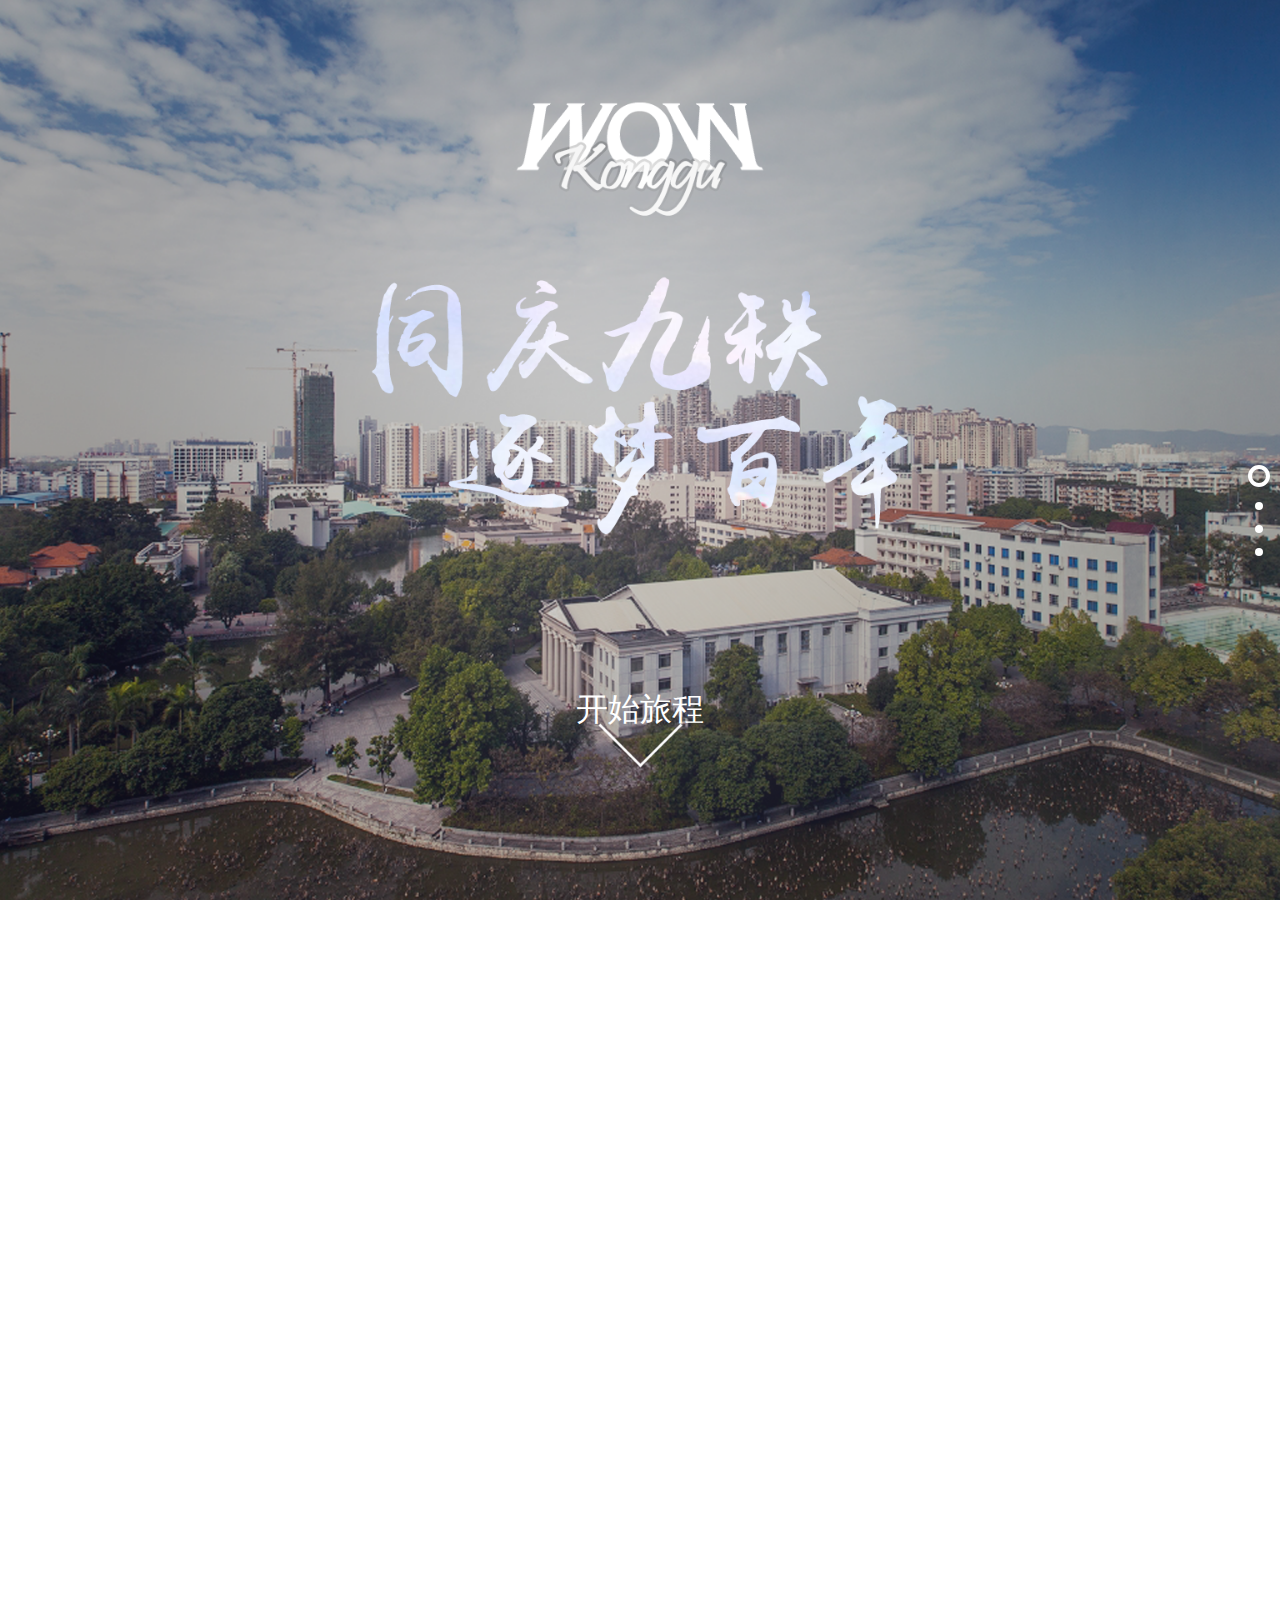
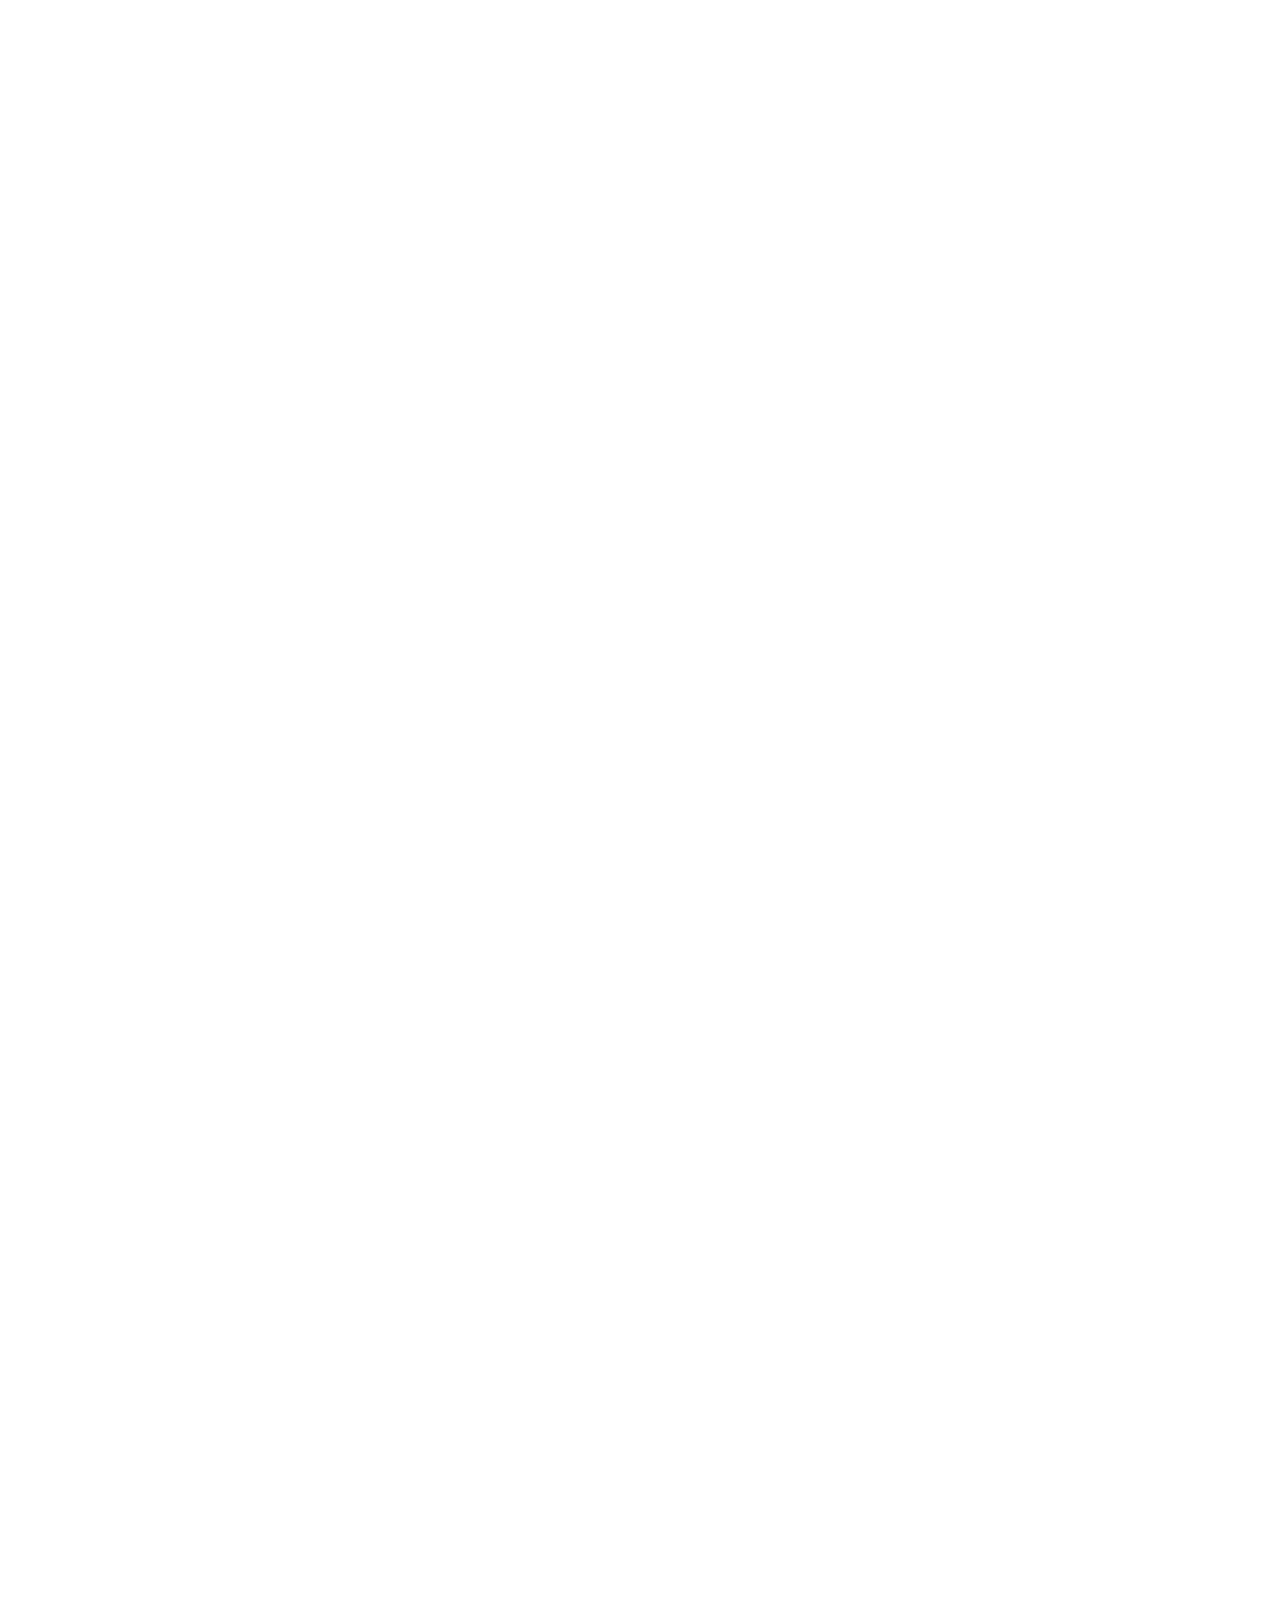
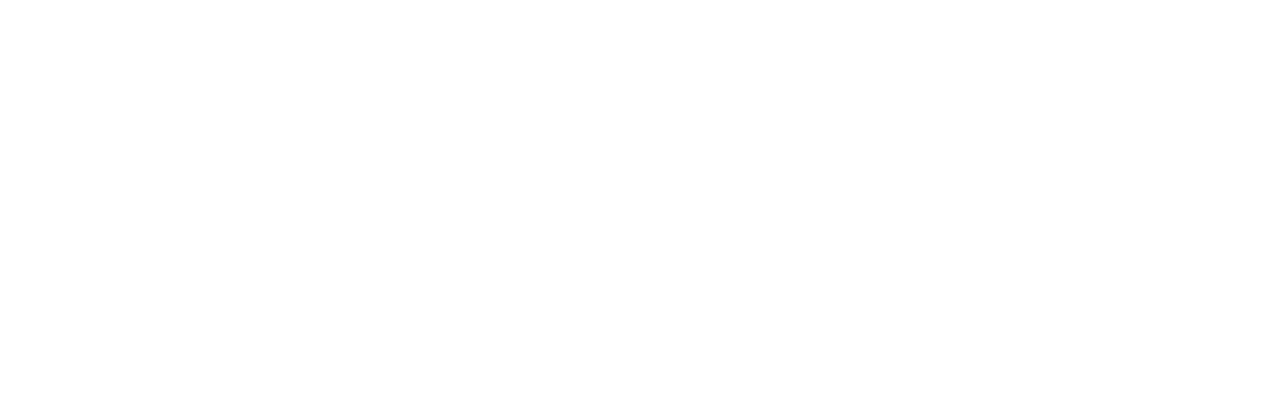
<file: index.html>
<!DOCTYPE html>
<html lang="en">
<head>
    <meta charset="UTF-8">
    <title>首页</title>
    <style media="screen">
        * {
            margin: 0;
            padding: 0;
        }
        /*必须，关系到单个page能否全屏显示*/
        html,
        body {
            height: 100%;
            overflow: hidden;
        }
        #container,
        .sections,
        .section {
         /*必须，兼容，在浏览器不支持transform属性时，通过改变top/left完成滑动动画*/
            position: relative;
         /*必须，关系到单个page能否全屏显示*/
            height: 100%;
        }



        .section {
            background-color: #000;
            background-size: cover;
            background-position: 50% 50%;
        }


        /*四个背景图*/
        #section0 {
            background-image: url(img/img1.png);
        }
        #section1 {
            background-image: url(img/img2.png);
        }
        #section2 {
            background-image: url(img/img3.png);
        }
        #section3 {
            background-image: url(img/img4.png);
        }


        /*右边四个点*/
        .pages {
            position:fixed;
            right: 10px;
            top: 50%;
            list-style: none;
        }
        .pages li {
            width: 8px;
            height: 8px;
            border-radius: 50%;
            background: #fff;
            margin: 15px 0 0 7px;
        }
        .pages li.active {
            margin-left: 0;
            width: 14px;
            height: 14px;
            border: 4px solid #FFFFFF;
            background: none;
        }


       /* 开始旅程页面*/
        #section0{
        	position: relative;
        }
        .start{
			color: white;
			height: 6%;
			width: 14%;
			border-radius: 50px;
			font-size: 200%;
			text-align: center;
			position: absolute;
			margin-left: 43%;
			top: 75%;
			padding-top: 1%;
		}

		/*.start:hover{
			background-color: rgba(210,208,202,0.5);
		}*/

		/*水润花开晚会页面*/
		#section1{
        	position: relative;
        }
        .wanhui>a{
			color: black;
			height: 8%;
			width: 16%;
			font-size: 200%;
			text-align: center;
			display: block;
			text-decoration: none;
			position: absolute;
			margin-left: 42%;
			top: 78%;
			padding-top: 1%;
		}

		/*三日谈页面*/
		#section2{
        	position: relative;
        }
        .sanri>a{
			color: black;
			height: 8%;
			width: 16%;
			font-size: 200%;
			text-align: center;
			display: block;
			text-decoration: none;
			position: absolute;
			margin-left: 42%;
			top: 80%;
		}

		/*知名校友页面*/
		#section3{
        	position: relative;
        }
        .xiaoyou>a{
			color: black;
			height: 8%;
			width: 16%;
			font-size: 200%;
			text-align: center;
			display: block;
			text-decoration: none;
			position: absolute;
			margin-left: 42%;
			top: 80%;
			padding-top: 1%;
		}


		/*西大时间轴*/
        .time{
             width:20px;
             line-height:35px;
             position: absolute;
             margin-left: 80%;
             top: 60%;
             font-size: 150%;
             display: block;
        }
        .time>a{
             text-decoration: none;
             color: #0099ff;
        }
    </style>
</head>
<body>
    <div id="container" data-XSwitch>
        <div class="sections">
            <div class="section" id="section0">
                 <div class="start">开始旅程</div>
            </div>
            <div class="section" id="section1">
                 <div class="wanhui"><a href="">"水润花开"<br>校庆晚会</a></div>
                 <div class="time"><a href="https://github.com/huangshangy/test/blob/master/时间轴/time.html">——西大时间轴</a></div>
             </div>
            <div class="section" id="section2">
                 <div class="sanri"><a href="">【校庆】<br>三日谈</a></div>
                 <div class="time"><a href="">——西大时间轴</a></div>
             </div>
            <div class="section" id="section3">
                 <div class="xiaoyou"><a href="">知名校友</a></div>
                 <div class="time"><a href="">——西大时间轴</a></div>
            </div>
        </div>
    </div>


    <script src="js/jquery-1.12.3.min.js" charset="utf-8"></script>
    <script src="js/XSwitch-min.js" charset="utf-8"></script>
</body>
</html>
</file>
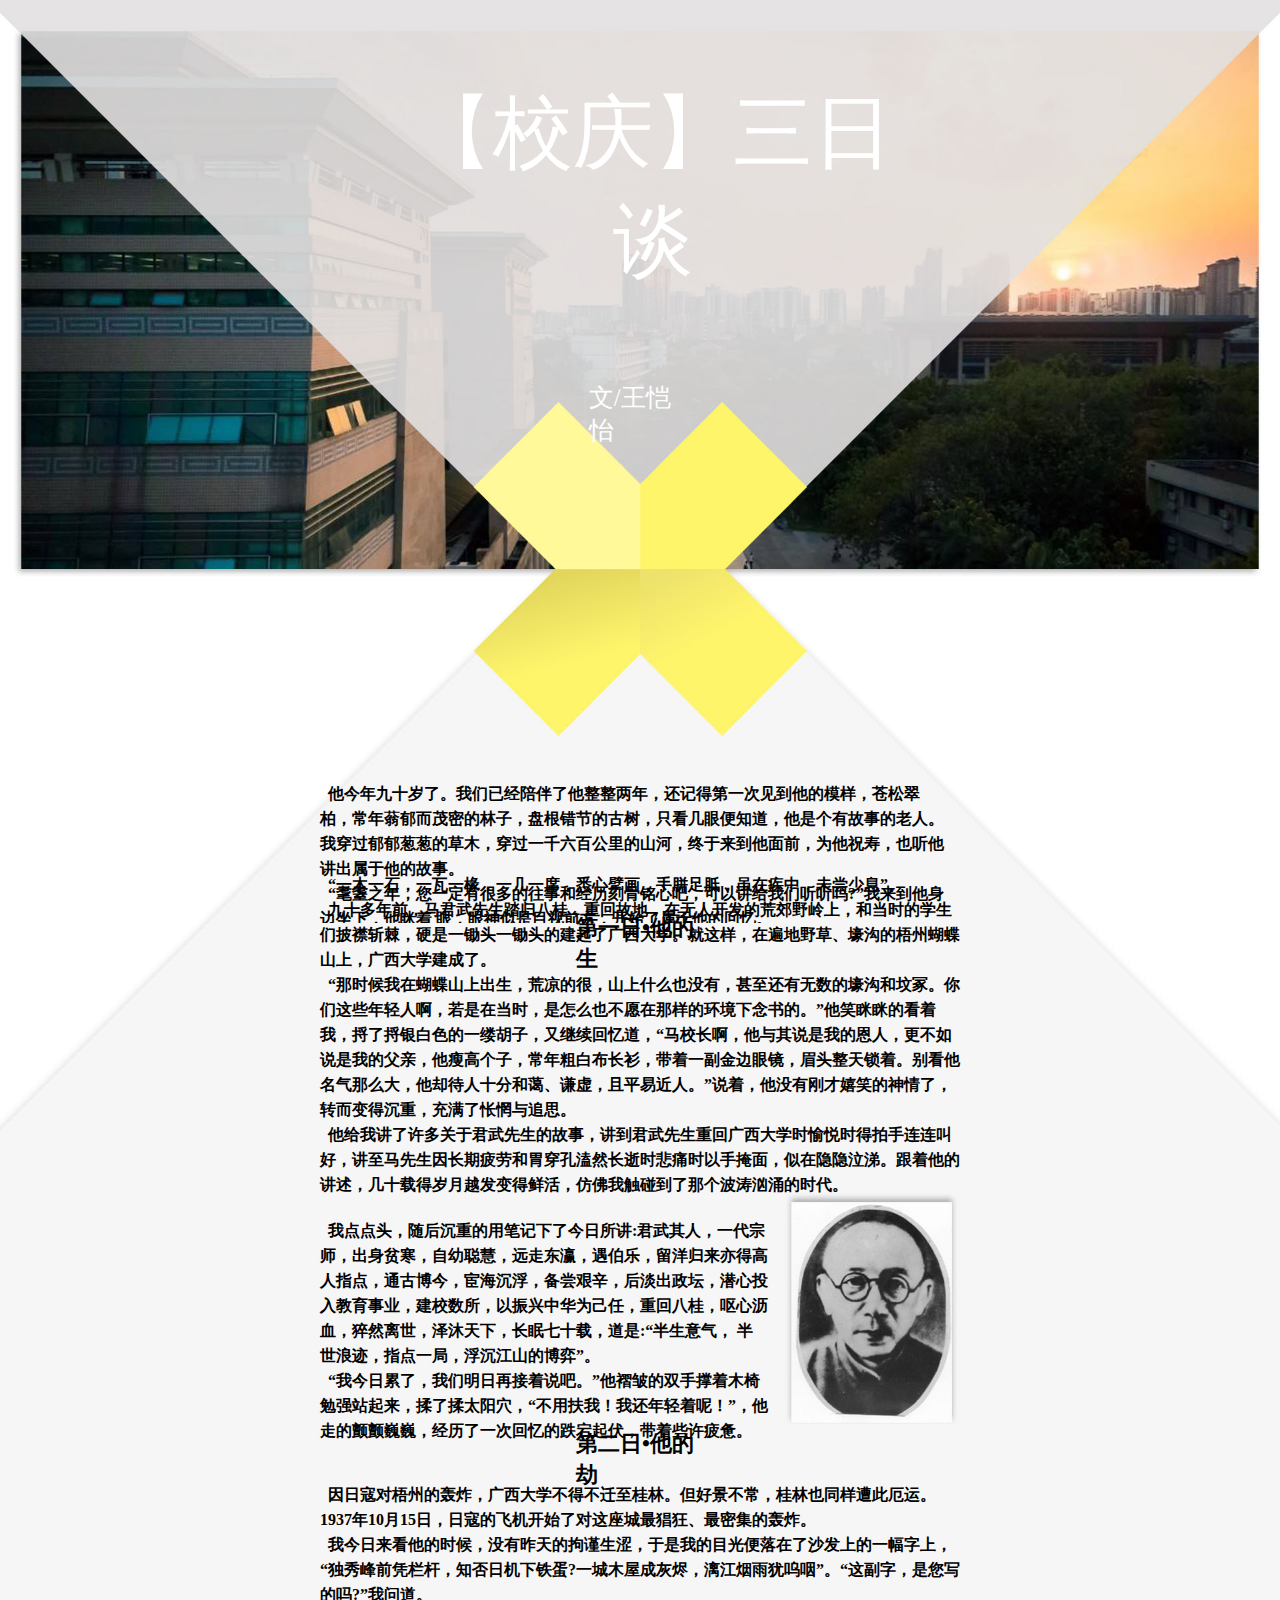
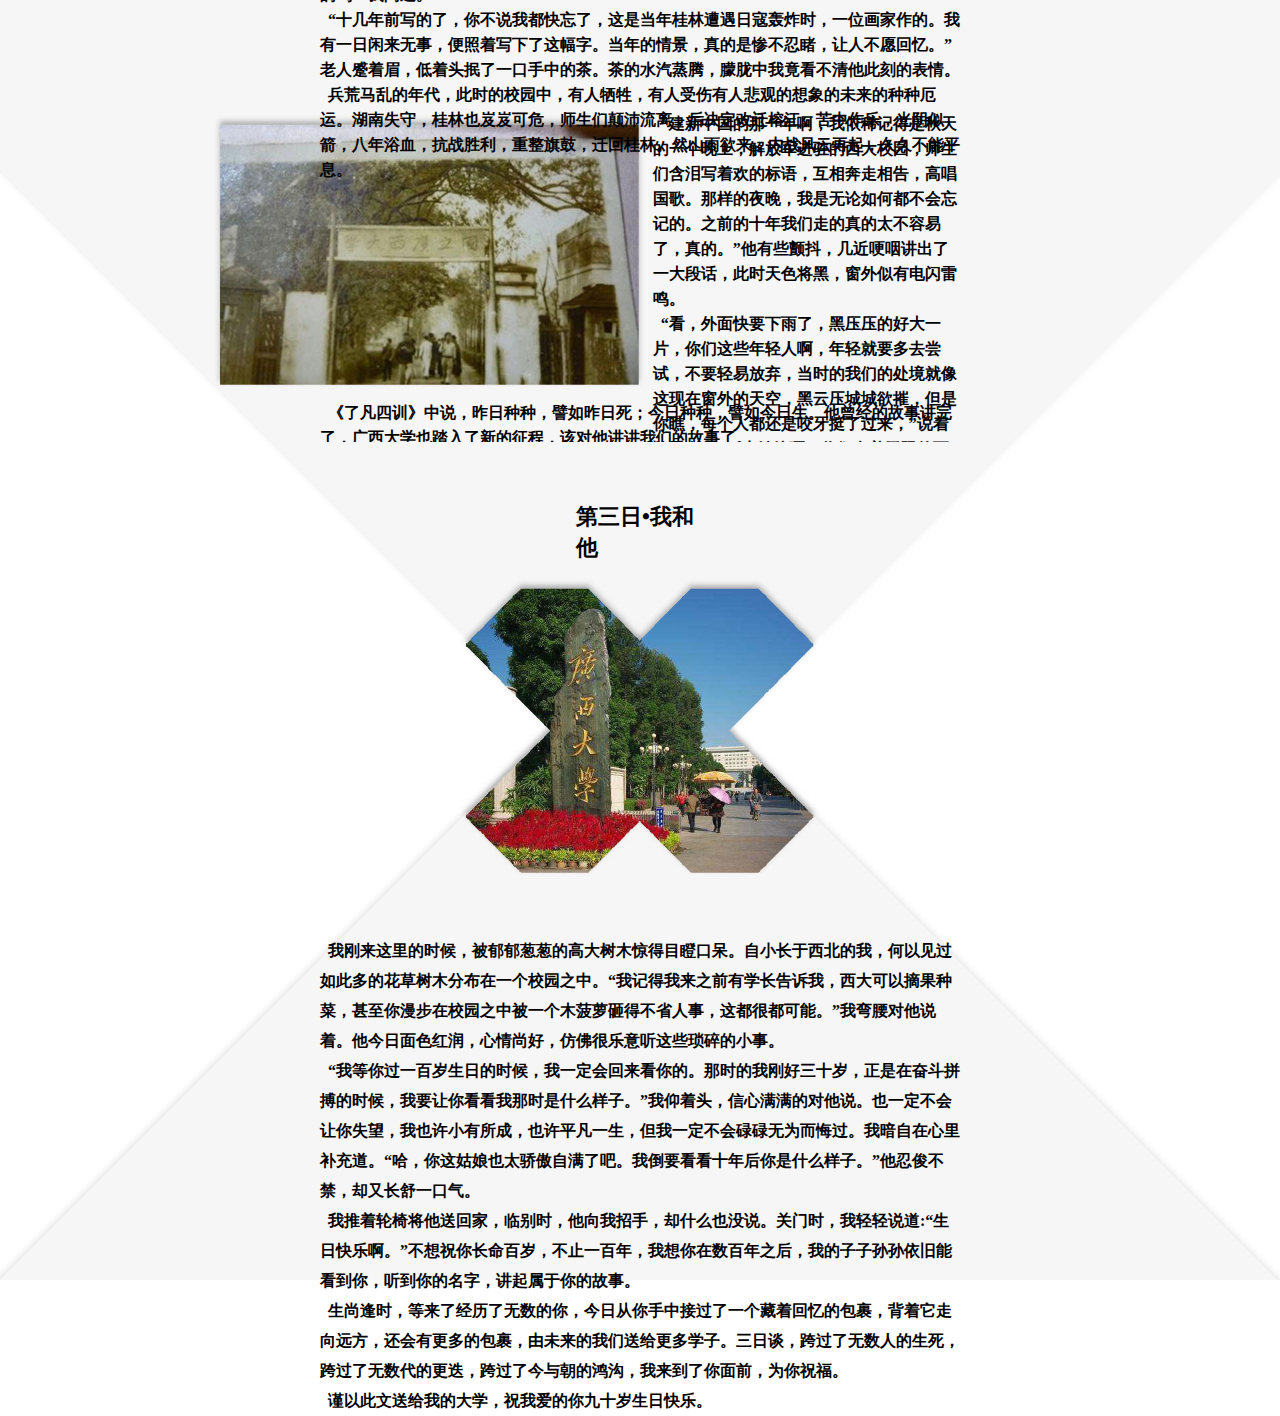
<file: 三日谈/SANRI.html>
<!DOCTYPE html>
<html lang="en">
<head>
	<meta charset="UTF-8">
	<title>sanri</title>
	<link rel="stylesheet" href="css/sanri.css">
</head>
<body>
	<div class="top"><img src="images/bg-top.jpg" alt="">
		<div class="word1">【校庆】三日谈</div>
		<div class="word2">文/王恺怡</div>
	</div>
	<div class="top"><img src="images/ta.jpg" alt="">
		<div class="ta">&nbsp;&nbsp;他今年九十岁了。我们已经陪伴了他整整两年，还记得第一次见到他的模样，苍松翠柏，常年蓊郁而茂密的林子，盘根错节的古树，只看几眼便知道，他是个有故事的老人。我穿过郁郁葱葱的草木，穿过一千六百公里的山河，终于来到他面前，为他祝寿，也听他讲出属于他的故事。<br>
		&nbsp;&nbsp;“耄耋之年，您一定有很多的往事和经历刻骨铭心吧，可以讲给我们听听吗?”我来到他身边坐下，他眯着
		眼，眼神似是目视前方，开始了属于他的回忆。</div>
	</div>
	<div class="di1"><img src="images/1.jpg" alt="">
		<div class="diyiri">第一日•他的生</div>
		<div class="yi">&nbsp;&nbsp;“一木一石，一瓦一椽，一几一席，悉心擘画，手胼足胝，虽在疾中，未尝少息”。<br>
   		&nbsp;&nbsp;九十多年前，马君武先生踏归八桂，重回故地，在无人开发的荒郊野岭上，和当时的学生们披襟斩棘，硬是一锄头一锄头的建起了广西大学。就这样，在遍地野草、壕沟的梧州蝴蝶山上，广西大学建成了。<br>
   		&nbsp;&nbsp;“那时候我在蝴蝶山上出生，荒凉的很，山上什么也没有，甚至还有无数的壕沟和坟冢。你们这些年轻人啊，若是在当时，是怎么也不愿在那样的环境下念书的。”他笑眯眯的看着我，捋了捋银白色的一缕胡子，又继续回忆道，“马校长啊，他与其说是我的恩人，更不如说是我的父亲，他瘦高个子，常年粗白布长衫，带着一副金边眼镜，眉头整天锁着。别看他名气那么大，他却待人十分和蔼、谦虚，且平易近人。”说着，他没有刚才嬉笑的神情了，转而变得沉重，充满了怅惘与追思。<br>
    	&nbsp;&nbsp;他给我讲了许多关于君武先生的故事，讲到君武先生重回广西大学时愉悦时得拍手连连叫好，讲至马先生因长期疲劳和胃穿孔溘然长逝时悲痛时以手掩面，似在隐隐泣涕。跟着他的讲述，几十载得岁月越发变得鲜活，仿佛我触碰到了那个波涛汹涌的时代。</div>
		<div class="wo">&nbsp;&nbsp;我点点头，随后沉重的用笔记下了今日所讲:君武其人，一代宗师，出身贫寒，自幼聪慧，远走东瀛，遇伯乐，留洋归来亦得高人指点，通古博今，宦海沉浮，备尝艰辛，后淡出政坛，潜心投入教育事业，建校数所，以振兴中华为己任，重回八桂，呕心沥血，猝然离世，泽沐天下，长眠七十载，道是:“半生意气，	    半世浪迹，指点一局，浮沉江山的博弈”。<br>
    	&nbsp;&nbsp;“我今日累了，我们明日再接着说吧。”他褶皱的双手撑着木椅勉强站起来，揉了揉太阳穴，“不用扶我！我还年轻着呢！”，他走的颤颤巍巍，经历了一次回忆的跌宕起伏，带着些许疲惫。</div>
	</div>
	<div class="di2"><img src="images/2.jpg" alt="">
		<div class="dierri">第二日•他的劫</div>
		<div class="yin">&nbsp;&nbsp;因日寇对梧州的轰炸，广西大学不得不迁至桂林。但好景不常，桂林也同样遭此厄运。1937年10月15日，日寇的飞机开始了对这座城最猖狂、最密集的轰炸。<br>
    	&nbsp;&nbsp;我今日来看他的时候，没有昨天的拘谨生涩，于是我的目光便落在了沙发上的一幅字上，“独秀峰前凭栏杆，知否日机下铁蛋?一城木屋成灰烬，漓江烟雨犹呜咽”。“这副字，是您写的吗?”我问道。<br>
    	&nbsp;&nbsp;“十几年前写的了，你不说我都快忘了，这是当年桂林遭遇日寇轰炸时，一位画家作的。我有一日闲来无事，便照着写下了这幅字。当年的情景，真的是惨不忍睹，让人不愿回忆。”老人蹙着眉，低着头抿了一口手中的茶。茶的水汽蒸腾，朦胧中我竟看不清他此刻的表情。<br>
    	&nbsp;&nbsp;兵荒马乱的年代，此时的校园中，有人牺牲，有人受伤有人悲观的想象的未来的种种厄运。湖南失守，桂林也岌岌可危，师生们颠沛流离，后决定改迁榕江。苦中作乐，光阴似箭，八年浴血，抗战胜利，重整旗鼓，迁回桂林。然山雨欲来，内战风云再起，久久不能平息。</div>
    	<div class="jian">&nbsp;&nbsp;“建新中国的那一年啊，我依稀记得是秋天的一个晚上，解放军进驻的西大校园，师生们含泪写着欢的标语，互相奔走相告，高唱国歌。那样的夜晚，我是无论如何都不会忘记的。之前的十年我们走的真的太不容易了，真的。”他有些颤抖，几近哽咽讲出了一大段话，此时天色将黑，窗外似有电闪雷鸣。<br>
    	&nbsp;&nbsp;“看，外面快要下雨了，黑压压的好大一片，你们这些年轻人啊，年轻就要多去尝试，不要轻易放弃，当时的我们的处境就像这现在窗外的天空，黑云压城城欲摧，但是你瞧，每个人都还是咬牙挺了过来，”说着他看向我，“小姑娘啊，你们有着无限的可能，西大的未来是你们的。”说罢背对着我，又看向窗外。</div>
    	<div class="le">&nbsp;&nbsp;《了凡四训》中说，昨日种种，譬如昨日死；今日种种，譬如今日生。他曾经的故事讲完了，广西大学也踏入了新的征程，该对他讲讲我们的故事了。</div>
	</div>
	<div class="di3"><img src="images/3.jpg" alt="">
		<div class="disanri">第三日•我和他</div>
		<div class="wogang">&nbsp;&nbsp;我刚来这里的时候，被郁郁葱葱的高大树木惊得目瞪口呆。自小长于西北的我，何以见过如此多的花草树木分布在一个校园之中。“我记得我来之前有学长告诉我，西大可以摘果种菜，甚至你漫步在校园之中被一个木菠萝砸得不省人事，这都很都可能。”我弯腰对他说着。他今日面色红润，心情尚好，仿佛很乐意听这些琐碎的小事。<br>
		&nbsp;&nbsp;“我等你过一百岁生日的时候，我一定会回来看你的。那时的我刚好三十岁，正是在奋斗拼搏的时候，我要让你看看我那时是什么样子。”我仰着头，信心满满的对他说。也一定不会让你失望，我也许小有所成，也许平凡一生，但我一定不会碌碌无为而悔过。我暗自在心里补充道。“哈，你这姑娘也太骄傲自满了吧。我倒要看看十年后你是什么样子。”他忍俊不禁，却又长舒一口气。<br>
		&nbsp;&nbsp;我推着轮椅将他送回家，临别时，他向我招手，却什么也没说。关门时，我轻轻说道:“生日快乐啊。”不想祝你长命百岁，不止一百年，我想你在数百年之后，我的子子孙孙依旧能看到你，听到你的名字，讲起属于你的故事。<br>
		&nbsp;&nbsp;生尚逢时，等来了经历了无数的你，今日从你手中接过了一个藏着回忆的包裹，背着它走向远方，还会有更多的包裹，由未来的我们送给更多学子。三日谈，跨过了无数人的生死，跨过了无数代的更迭，跨过了今与朝的鸿沟，我来到了你面前，为你祝福。<br>
    	&nbsp;&nbsp;谨以此文送给我的大学，祝我爱的你九十岁生日快乐。

		</div>
	</div>
</body>
</html>
</file>
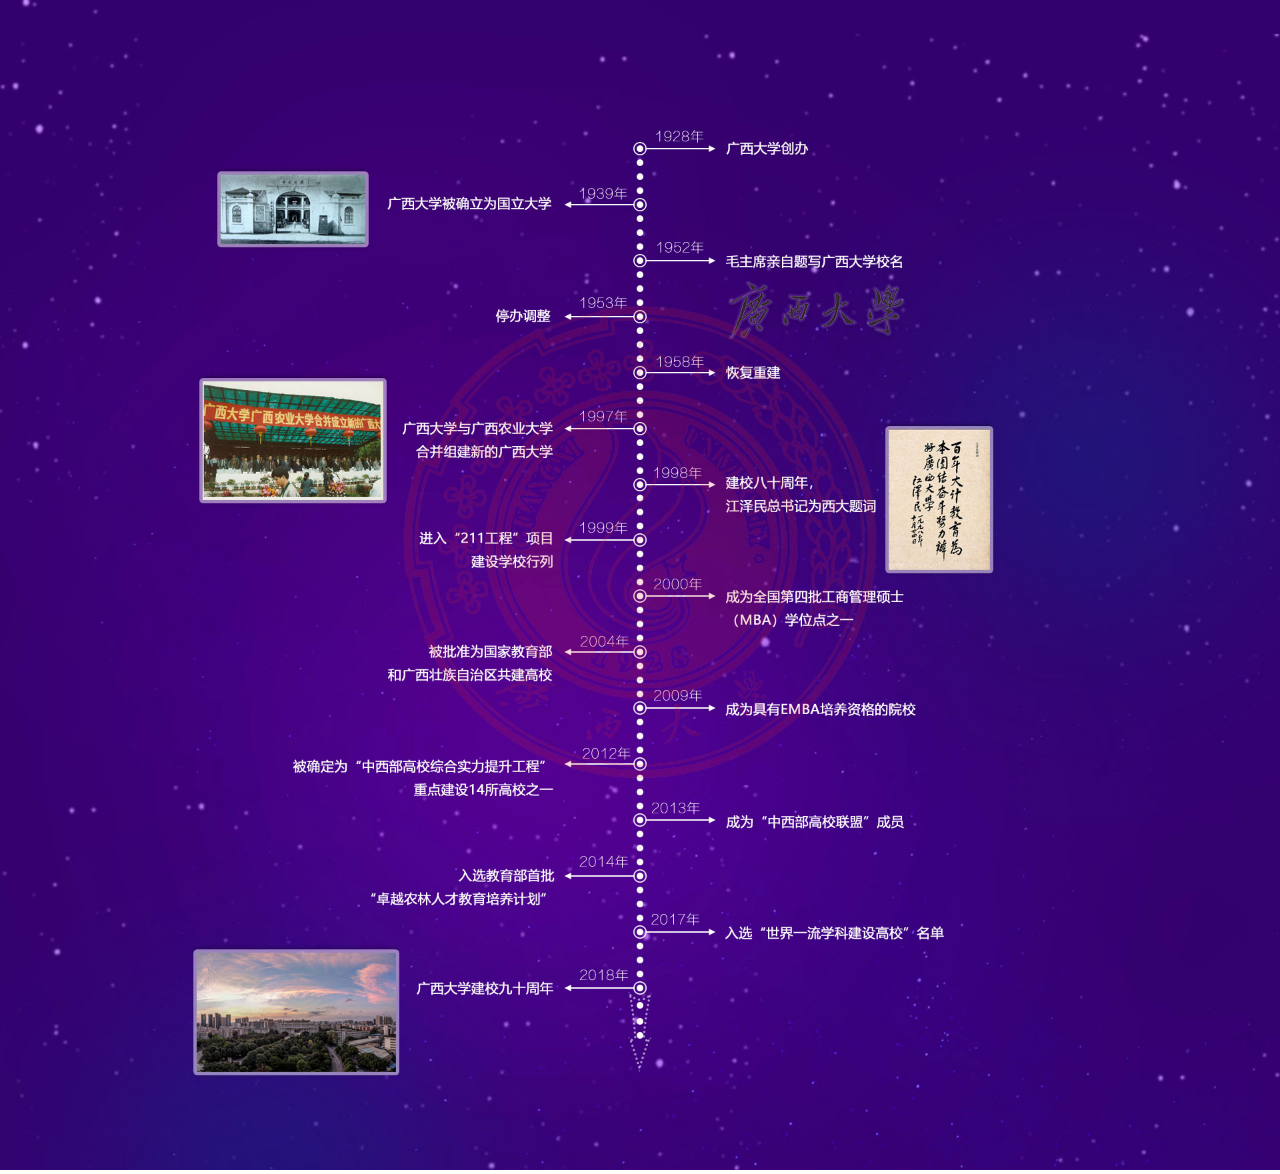
<file: 时间轴/time.html>
<!DOCTYPE html>
<html lang="en">
<head>
	<meta charset="UTF-8">
	<title>西大时间轴</title>
	<style>
		* {
            margin: 0;
            padding: 0;
        }

		.bg{
			width: 100%;
			height: 100%;
			top:0;z-index: -1; 
		}
		.bg img{
			display: block；
			height: 100%;
			width: 100%;
		}
	</style>
</head>
<body>
	<div class="bg"><img src="images/time.jpg" alt=""></div>
</body>
</html>
</file>
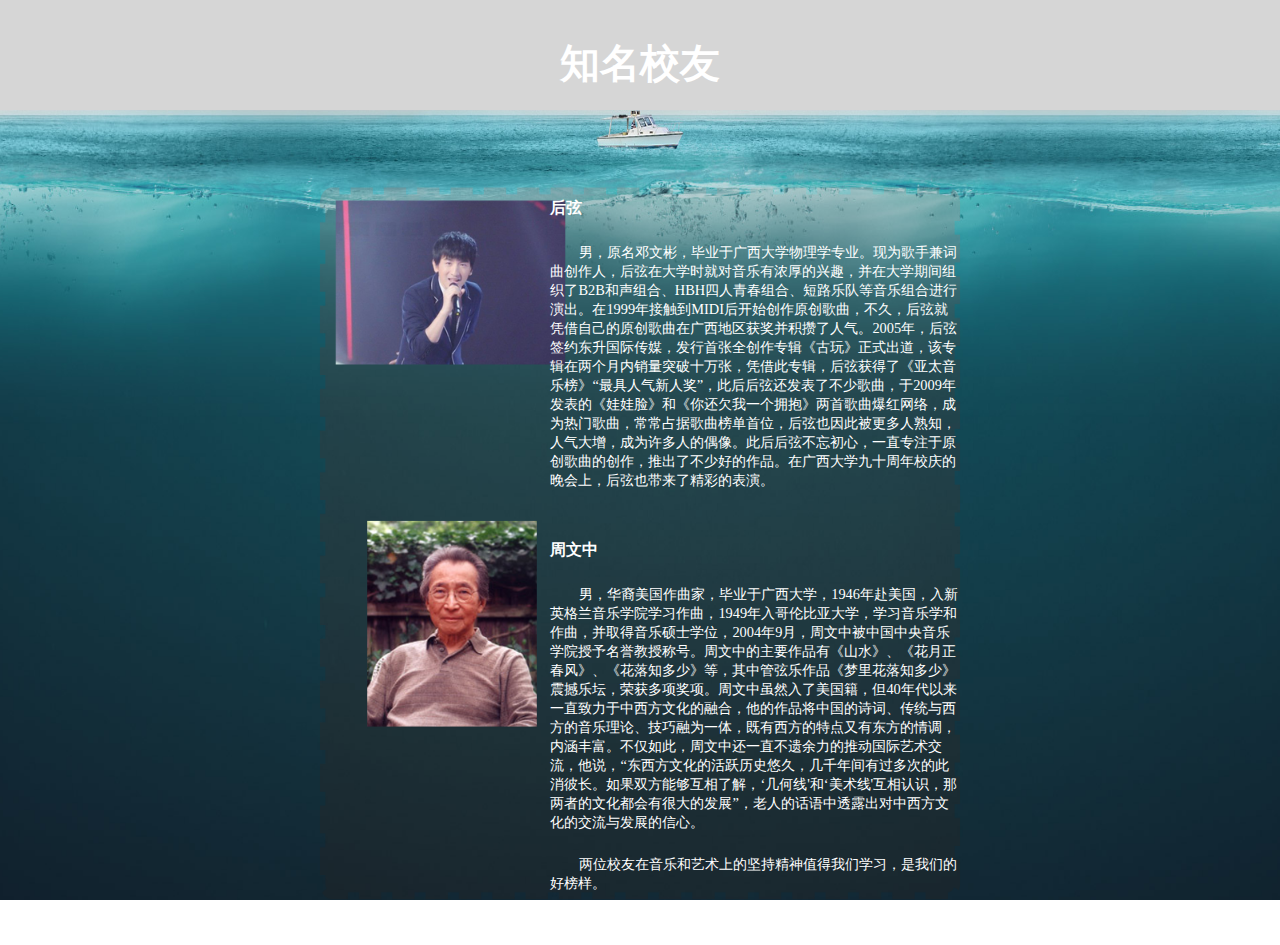
<file: 知名校友/xiaoyou.html>
<!DOCTYPE html>
<html lang="en">
<head>
	<meta charset="UTF-8">
	<title>知名校友</title>
	<style>
		* {
            margin: 0;
            padding: 0;
        }
        html,
        body {
            overflow: hidden;
        }
		.bg{
			width: 100%;
			height: 100%;
			top:0;z-index: -1; 
			position: absolute;
		}
		.bg img{
			display: block;
			outline: none;
			border:0;
			height: 100%;
			width: 100%;
		}

		.top{
			color: white;
			height: 8%;
			width: 50%;
			top: 4%;
			left: 25%;
			position: absolute;
			font-size: 250%;
			text-align: center;
			font-weight: bold;
			font-family: 黑体;
		}
		.photo1{
			position: absolute;
			top: 20%;
			left: 24%;
			transform: scale(0.8)
		}
		.name1{
			position: absolute;
			color: white;
			height: 4%;
			width: 5%;
			top: 22%;
			left: 43%;
			font-weight: bold;
			font-family: 黑体;
		}
		.word1{
			position: absolute;
			height: 40%;
			width: 32%;
			top: 27%;
			left: 43%;
			color: white;
			font-size: 90%;
			text-indent:2em;
			font-family: 黑体;
		}

	
		
		.photo2{
			position: absolute;
			top: 55%;
			left: 27%;
			transform: scale(0.8)
		}
		.name2{
			position: absolute;
			color: white;
			height: 4%;
			width: 5%;
			top: 60%;
			left: 43%;
			font-weight: bold;
			font-family: 黑体;
		}
		.word2{
			position: absolute;
			height: 40%;
			width: 32%;
			top: 65%;
			left: 43%;
			color: white;
			font-size: 90%;
			text-indent:2em;
			font-family: 黑体;
		}
		.word3{
			position: absolute;
			height: 5%;
			width: 32%;
			top: 95%;
			left: 43%;
			font-size: 90%;
			color: white;
			text-indent:2em;
			font-family: 黑体;
		}

	</style>
</head>
<body>
	<div class="bg"><img src="images/img.png" alt="">
	<div class="top">知名校友</div>
	<div class="photo1"><img src="images/photo1.png" alt=""></div>
	<div class="name1">后弦</div>
	<div class="word1">男，原名邓文彬，毕业于广西大学物理学专业。现为歌手兼词曲创作人，后弦在大学时就对音乐有浓厚的兴趣，并在大学期间组织了B2B和声组合、HBH四人青春组合、短路乐队等音乐组合进行演出。在1999年接触到MIDI后开始创作原创歌曲，不久，后弦就凭借自己的原创歌曲在广西地区获奖并积攒了人气。2005年，后弦签约东升国际传媒，发行首张全创作专辑《古玩》正式出道，该专辑在两个月内销量突破十万张，凭借此专辑，后弦获得了《亚太音乐榜》“最具人气新人奖”，此后后弦还发表了不少歌曲，于2009年发表的《娃娃脸》和《你还欠我一个拥抱》两首歌曲爆红网络，成为热门歌曲，常常占据歌曲榜单首位，后弦也因此被更多人熟知，人气大增，成为许多人的偶像。此后后弦不忘初心，一直专注于原创歌曲的创作，推出了不少好的作品。在广西大学九十周年校庆的晚会上，后弦也带来了精彩的表演。</div>
	<div class="photo2"><img src="images/photo2.png" alt=""></div>
	<div class="name2">周文中</div>
	<div class="word2">男，华裔美国作曲家，毕业于广西大学，1946年赴美国，入新英格兰音乐学院学习作曲，1949年入哥伦比亚大学，学习音乐学和作曲，并取得音乐硕士学位，2004年9月，周文中被中国中央音乐学院授予名誉教授称号。周文中的主要作品有《山水》、《花月正春风》、《花落知多少》等，其中管弦乐作品《梦里花落知多少》震撼乐坛，荣获多项奖项。周文中虽然入了美国籍，但40年代以来一直致力于中西方文化的融合，他的作品将中国的诗词、传统与西方的音乐理论、技巧融为一体，既有西方的特点又有东方的情调，内涵丰富。不仅如此，周文中还一直不遗余力的推动国际艺术交流，他说，“东西方文化的活跃历史悠久，几千年间有过多次的此消彼长。如果双方能够互相了解，‘几何线'和‘美术线'互相认识，那两者的文化都会有很大的发展”，老人的话语中透露出对中西方文化的交流与发展的信心。</div>
	<div class="word3">两位校友在音乐和艺术上的坚持精神值得我们学习，是我们的好榜样。</div>
	
</div>
</body>
</html>
</file>
<file: 三日谈/css/sanri.css>
*{
	padding: 0;
	margin:0;
}
img{
	display: block;
	max-width: 100%;
}


/*顶部标题*/
.top{
	height: 44%;
	width: 100%;
	position: relative;
}
.word1{
	width: 40%;
	height: 20%:;
	position: absolute;
	left: 31%;
	bottom: 48%;
	font-size: 500%;
	color: white;
	text-align: center;
}
.word2{
	width: 8%;
	height: 5%;
	position: absolute;
	left: 46%;
	bottom: 28%;
	font-size: 155%;
	color: white;
	font-family: 宋体;
}



/*第一段*/
.ta{
	width: 49%;
	height: 35%;
	font-family: 宋体;
	font-weight: bold;
	line-height: 25px;
	position: absolute;
	left: 25%;
	bottom: 5%;
}


/*第一日*/
.di1{
	position: relative;
}
.diyiri{
	width: 10%;
	height: 6%;
	font-weight: bold;
	position: absolute;
	font-size: 140%;
	left: 45%;
	bottom: 96%;
}
.yi{
	width: 50%;
	height: 60%:;
	font-family: 宋体;
	font-weight: bold;
	line-height: 25px;
	position: absolute;
	left: 25%;
	bottom: 47%;
}
.wo{
	width: 35%;
	height: 35%;
	font-family: 宋体;
	font-weight: bold;
	line-height: 25px;
	position: absolute;
	left: 25%;
	bottom: 8%;
}



/*第二日*/
.di2{
	position: relative;
}
.dierri{
	width: 10%;
	height: 6%;	
	font-weight: bold;
	position: absolute;
	font-size: 140%;
	left: 45%;
	bottom: 96%;
}
.yin{
	width: 50%;
	height: 35%;
	font-family: 宋体;
	font-weight: bold;
	line-height: 25px;
	position: absolute;
	left: 25%;
	bottom: 58%;
}
.jian{
	width: 24%;
	height: 50%;
	font-family: 宋体;
	font-weight: bold;
	line-height: 25px;
	position: absolute;
	left: 51%;
	bottom: 5%;
	font-size: 100%;
}
.le{
	width: 50%;
	height: 6%;
	font-family: 宋体;
	font-weight: bold;
	line-height: 25px;
	position: absolute;
	left: 25%;
	bottom: 1%;
	font-size: 100%;
}

/*第三日*/
.di3{
	position: relative;
}
.disanri{
	width: 10%;
	height: 6%;	
	font-weight: bold;
	position: absolute;
	font-size: 140%;
	left: 45%;
	bottom: 87%;
}
.wogang{
	width:50%;
	height:40%;	
	font-family: 宋体;
	font-weight: bold;
	line-height: 30px;
	position: absolute;
	left: 25%;
	bottom: 1%;
}
</file>
